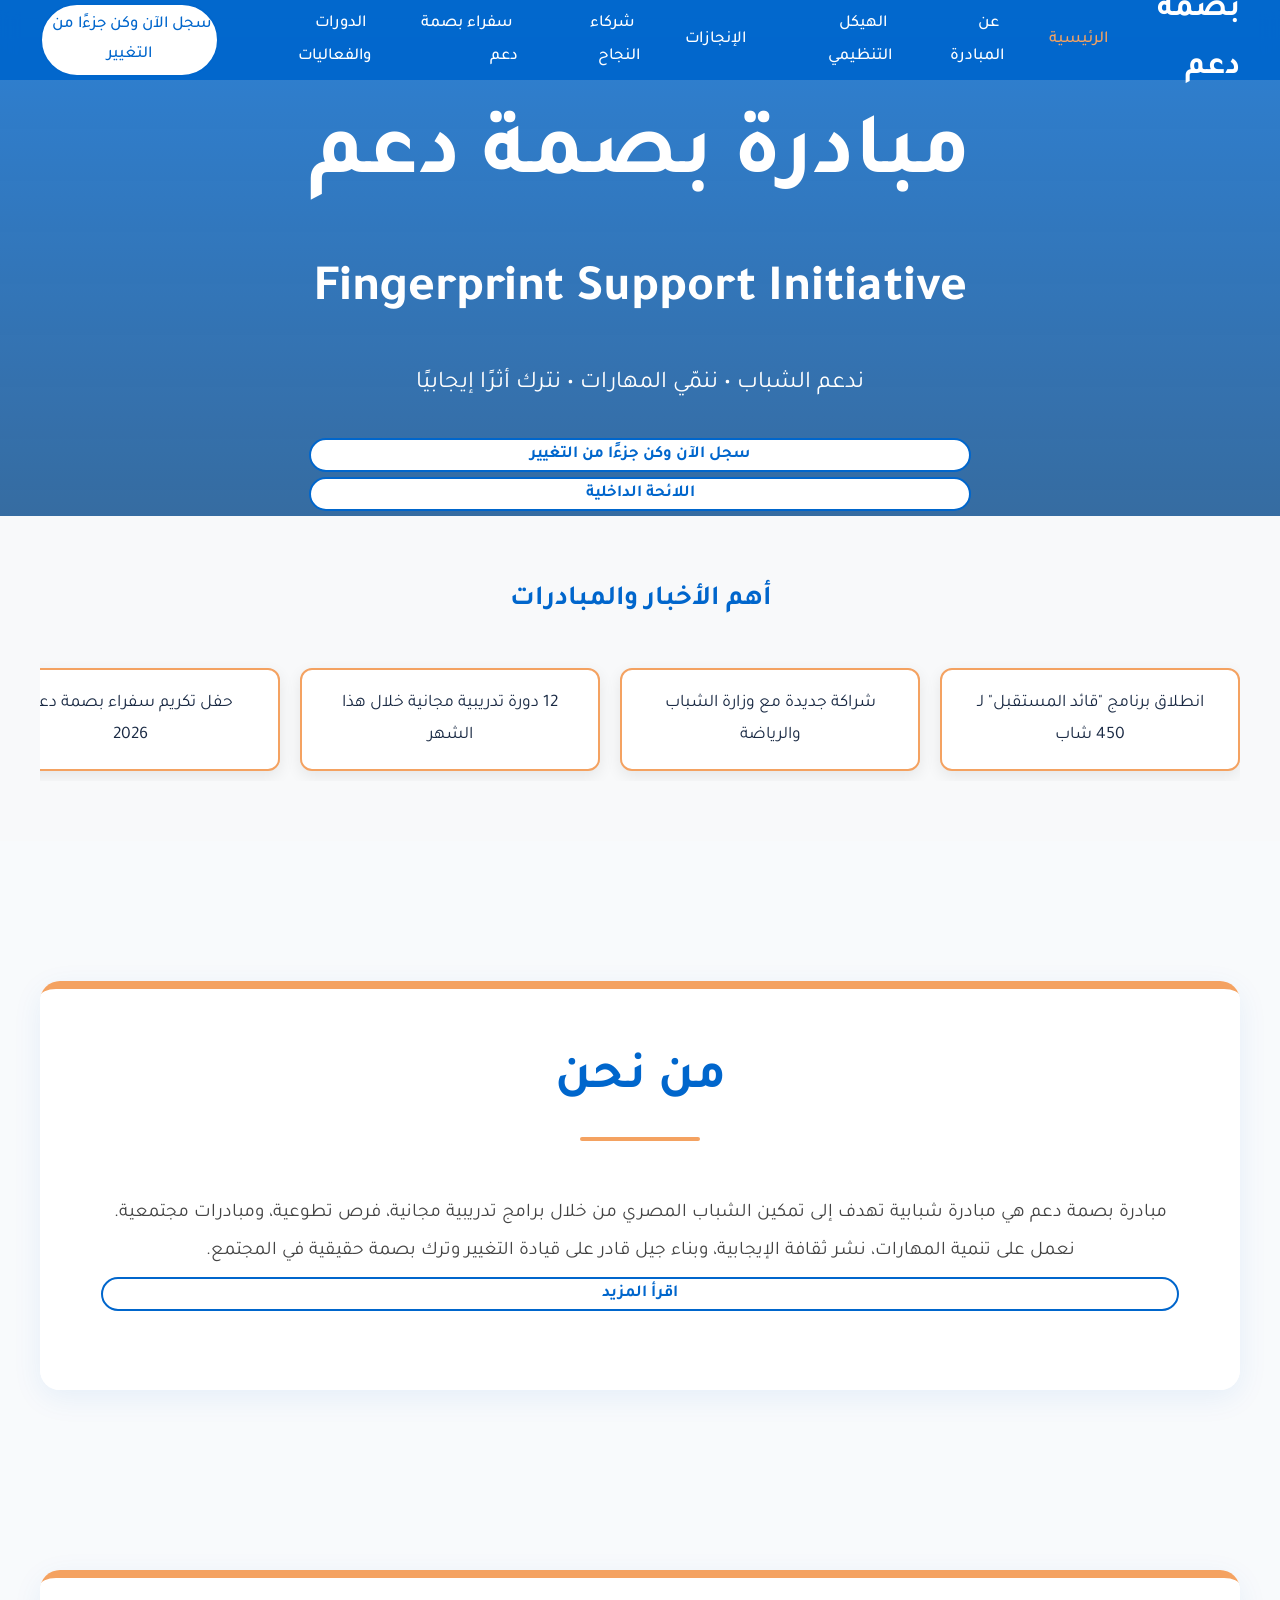
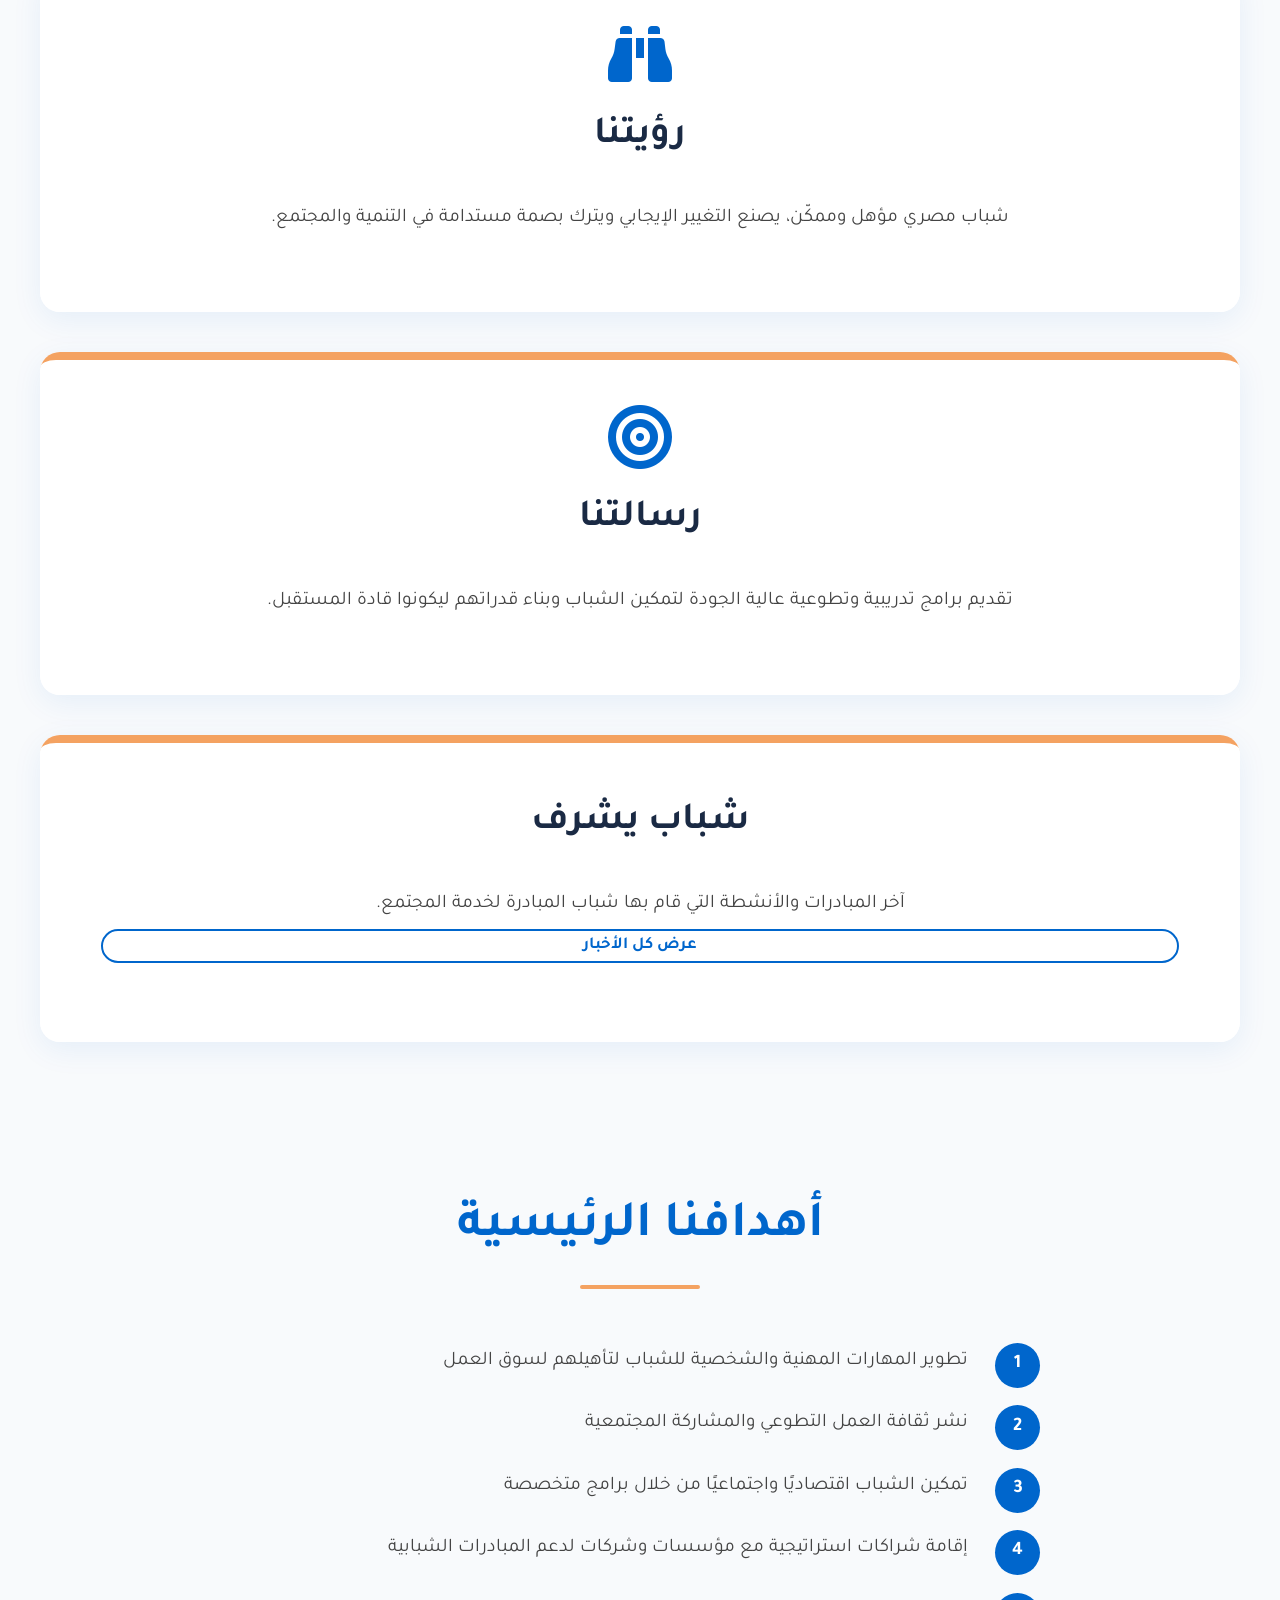
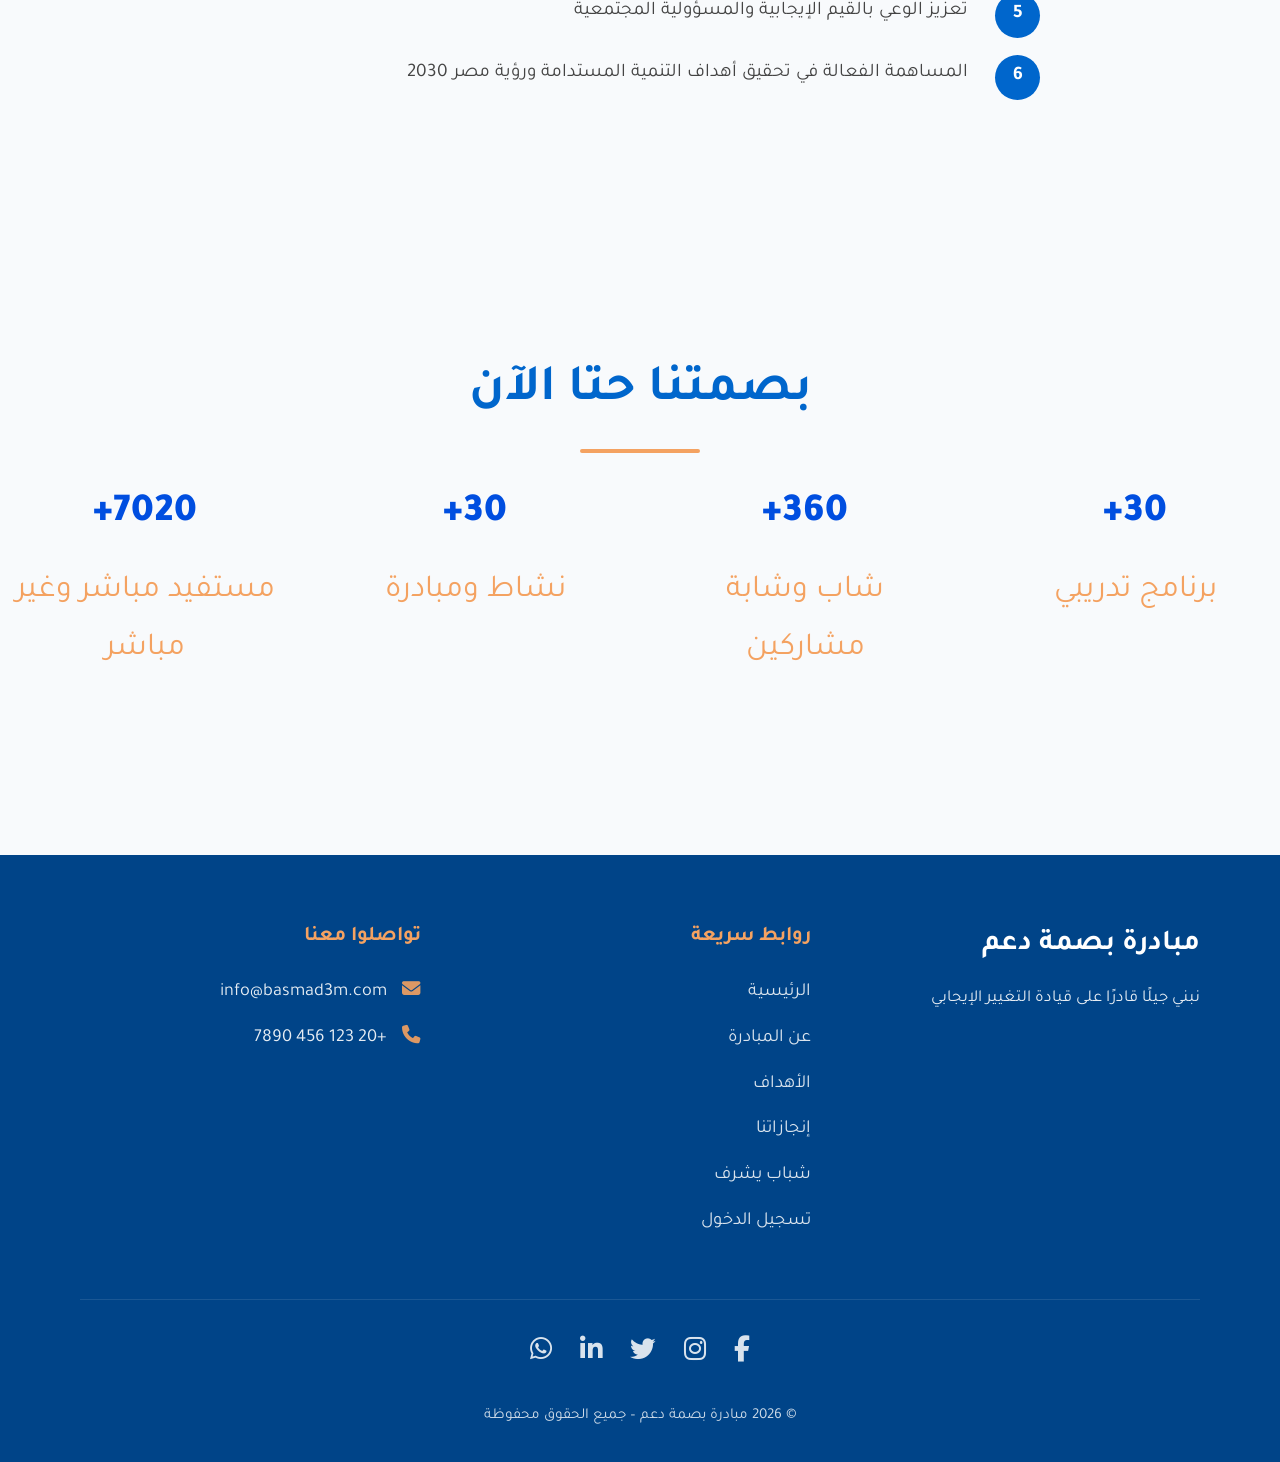
<file: index.html>
<!DOCTYPE html>
<html lang="ar" dir="rtl">
<head>
  <meta charset="UTF-8" />
  <meta name="viewport" content="width=device-width, initial-scale=1.0"/>
  <title>مبادرة بصمة دعم</title>

  <link rel="preconnect" href="https://fonts.googleapis.com">
  <link rel="preconnect" href="https://fonts.gstatic.com" crossorigin>
  <link href="https://fonts.googleapis.com/css2?family=Tajawal:wght@300;400;500;700;900&display=swap" rel="stylesheet">

  <link rel="stylesheet" href="https://cdnjs.cloudflare.com/ajax/libs/font-awesome/6.5.2/css/all.min.css"/>
  <link rel="stylesheet" href="css/style.css">
</head>
<body>

  <!-- Navbar -->
  <nav class="navbar" id="navbar">
    <div class="container nav-container">
      <a href="index.html" class="logo">بصمة دعم</a>

      <ul class="nav-links" id="nav-links">
        <li><a href="index.html" class="active">الرئيسية</a></li>
        <li><a href="about.html">عن المبادرة</a></li>
        <li><a href="structure.html">الهيكل التنظيمي</a></li>
        <li><a href="achievements.html">الإنجازات</a></li>
        <li><a href="partners.html">شركاء النجاح</a></li>
        <li><a href="ambassadors.html">سفراء بصمة دعم</a></li>
        <li><a href="courses.html">الدورات والفعاليات</a></li>
        <li><a href="login.html" class="btn-login">سجل الآن وكن جزءًا من
        التغيير</a></li>
      </ul>
      <div class="hamburger" id="hamburger">
        <span></span><span></span><span></span>
      </div>
    </div>
  </nav>

  <!-- Hero -->
  <header class="hero" id="home">
    <div class="hero-content">
      <h1>مبادرة بصمة دعم</h1>
      <h2>Fingerprint Support Initiative</h2>
      <p>ندعم الشباب • ننمّي المهارات • نترك أثرًا إيجابيًا</p>
      <a href="login.html" class="btn-login">سجل الآن وكن جزءًا من التغيير</a>
      <a href="login.html" class="btn-login">اللائحة الداخلية</a>
    </div>
  </header>

  <main>
	

<!-- أهم الأخبار - اسكرول أفقي يدوي (Manual Scroll) -->
<section class="section manual-scroll-section">
  <div class="container">
    <h2>أهم الأخبار والمبادرات</h2>
    
    <div class="manual-scroll-container">
      <div class="manual-scroll-content">
        <div class="scroll-item">انطلاق برنامج "قائد المستقبل" لـ 450 شاب</div>
        <div class="scroll-item">شراكة جديدة مع وزارة الشباب والرياضة</div>
        <div class="scroll-item">12 دورة تدريبية مجانية خلال هذا الشهر</div>
        <div class="scroll-item">حفل تكريم سفراء بصمة دعم 2026</div>
        <div class="scroll-item">حملة "بصمة خضراء" لزراعة 5000 شجرة</div>
        <div class="scroll-item">ورشة عمل "القيادة الشبابية"</div>
        <div class="scroll-item">مبادرة "بصمة في التعليم"</div>
      </div>
    </div>
  </div>
</section>
    
    <!-- من نحن -->
    <section class="section about-simple fade-in-section" id="about">
      <div class="container">
	          <div class="custom-card">
            <div class="card-header">
            <h2>من نحن</h2>
          <div class="card-body">
            <p>
              مبادرة بصمة دعم هي مبادرة شبابية تهدف إلى تمكين الشباب المصري من خلال برامج تدريبية مجانية، فرص تطوعية، ومبادرات مجتمعية. نعمل على تنمية المهارات، نشر ثقافة الإيجابية، وبناء جيل قادر على قيادة التغيير وترك بصمة حقيقية في المجتمع.
            </p>
             <a href="about.html" class="btn-login">اقرأ المزيد</a>
          </div>
        </div>
      </div>
      </div>
      </div>
      </div>
    </section>

    <!-- الرؤية والرسالة -->
    <section class="section fade-in-section" id="vision">
      <div class="container">
        <div class="grid-2">
          <div class="custom-card">
            <div class="card-header">
              <i class="fas fa-binoculars icon"></i>
              <h3>رؤيتنا</h3>
            <div class="card-body">
              <p>شباب مصري مؤهل وممكّن، يصنع التغيير الإيجابي ويترك بصمة مستدامة في التنمية والمجتمع.</p>
            </div>
            </div>
          </div>

          <div class="custom-card">
            <div class="card-header">
              <i class="fas fa-bullseye icon"></i>
              <h3>رسالتنا</h3>
            <div class="card-body">
              <p>تقديم برامج تدريبية وتطوعية عالية الجودة لتمكين الشباب وبناء قدراتهم ليكونوا قادة المستقبل.</p>
            </div>
            </div>
          </div>
        </div>
      </div>
    </section>
    
    
    <!-- شباب يشرف / الأخبار -->
    <section class="section fade-in-section" id="news">
      <div class="container">
        <div class="custom-card">
          <div class="card-header">
            <h2>شباب يشرف</h2>
          <div class="card-body">
            <p>آخر المبادرات والأنشطة التي قام بها شباب المبادرة لخدمة المجتمع.</p>
            <!-- هنا ممكن تضيف كروت أو قائمة أخبار لاحقًا -->
            <div >
              <a style="text-decoration: none; align-text: center; " href="news.html" class="btn-login">عرض كل الأخبار</a>
            </div>
          </div>
          </div>
        </div>
      </div>
    </section>

    <!-- الأهداف -->
    <section class="section about-simple fade-in-section" id="goals">
      <div class="container">
            <h2>أهدافنا الرئيسية</h2>
          </div>
          <div class="card-body">
            <ol class="goals-list">
              <li>تطوير المهارات المهنية والشخصية للشباب لتأهيلهم لسوق العمل</li>
              <li>نشر ثقافة العمل التطوعي والمشاركة المجتمعية</li>
              <li>تمكين الشباب اقتصاديًا واجتماعيًا من خلال برامج متخصصة</li>
              <li>إقامة شراكات استراتيجية مع مؤسسات وشركات لدعم المبادرات الشبابية</li>
              <li>تعزيز الوعي بالقيم الإيجابية والمسؤولية المجتمعية</li>
              <li>المساهمة الفعالة في تحقيق أهداف التنمية المستدامة ورؤية مصر 2030</li>
            </ol>
          </div>
        </div>
      </div>
    </section>

    <!-- الإحصائيات -->
    <section class="section about-simple fade-in-section stats" id="stats">
      <div class="container">
            <h2>بصمتنا حتا الآن  </h2>
          </div>
            <div class="stats-grid">
              <div class="stat-item">
                <div class="number" data-count="40">0+</div>
                <p class="count">برنامج تدريبي</p>
              </div>
              <div class="stat-item">
                <div class="number" data-count="1800">0+</div>
                <p class="count">شاب وشابة مشاركين</p>
              </div>
              <div class="stat-item">
                <div class="number" data-count="120">0+</div>
                <p class="count">نشاط ومبادرة</p>
              </div>
              <div class="stat-item">
                <div class="number" data-count="35000">0+</div>
                <p class="count">مستفيد مباشر وغير مباشر</p>
              </div>
            </div>
          </div>
        </div>
      </div>
    </section>
  </main>

  <!-- Footer --><footer class="footer">
  <div class="container">
    <div class="footer-top">
      <div class="footer-brand">
        <h3>مبادرة بصمة دعم</h3>
        <p>نبني جيلًا قادرًا على قيادة التغيير الإيجابي</p>
      </div>

      <div class="footer-links">
        <h4>روابط سريعة</h4>
        <ul>
          <li><a href="index.html">الرئيسية</a></li>
          <li><a href="about.html">عن المبادرة</a></li>
          <li><a href="goals.html">الأهداف</a></li>
          <li><a href="stats.html">إنجازاتنا</a></li>
          <li><a href="news.html">شباب يشرف</a></li>
          <li><a href="login.html">تسجيل الدخول</a></li>
        </ul>
      </div>

      <div class="footer-contact">
        <h4>تواصلوا معنا</h4>
        <p><i class="fas fa-envelope"></i> info@basmad3m.com</p>
        <p><i class="fas fa-phone"></i> +20 123 456 7890</p>
      </div>
    </div>

    <div class="footer-bottom">
      <div class="social-icons">
        <a href="#"><i class="fab fa-facebook-f"></i></a>
        <a href="#"><i class="fab fa-instagram"></i></a>
        <a href="#"><i class="fab fa-twitter"></i></a>
        <a href="#"><i class="fab fa-linkedin-in"></i></a>
        <a href="#"><i class="fab fa-whatsapp"></i></a>
      </div>

      <p class="copyright">
        © 2026 مبادرة بصمة دعم – جميع الحقوق محفوظة
      </p>
    </div>
  </div>
</footer>
  <button id="back-to-top" title="العودة للأعلى">↑</button>

  <script src="js/main.js"></script>
</body>
</html>
</file>
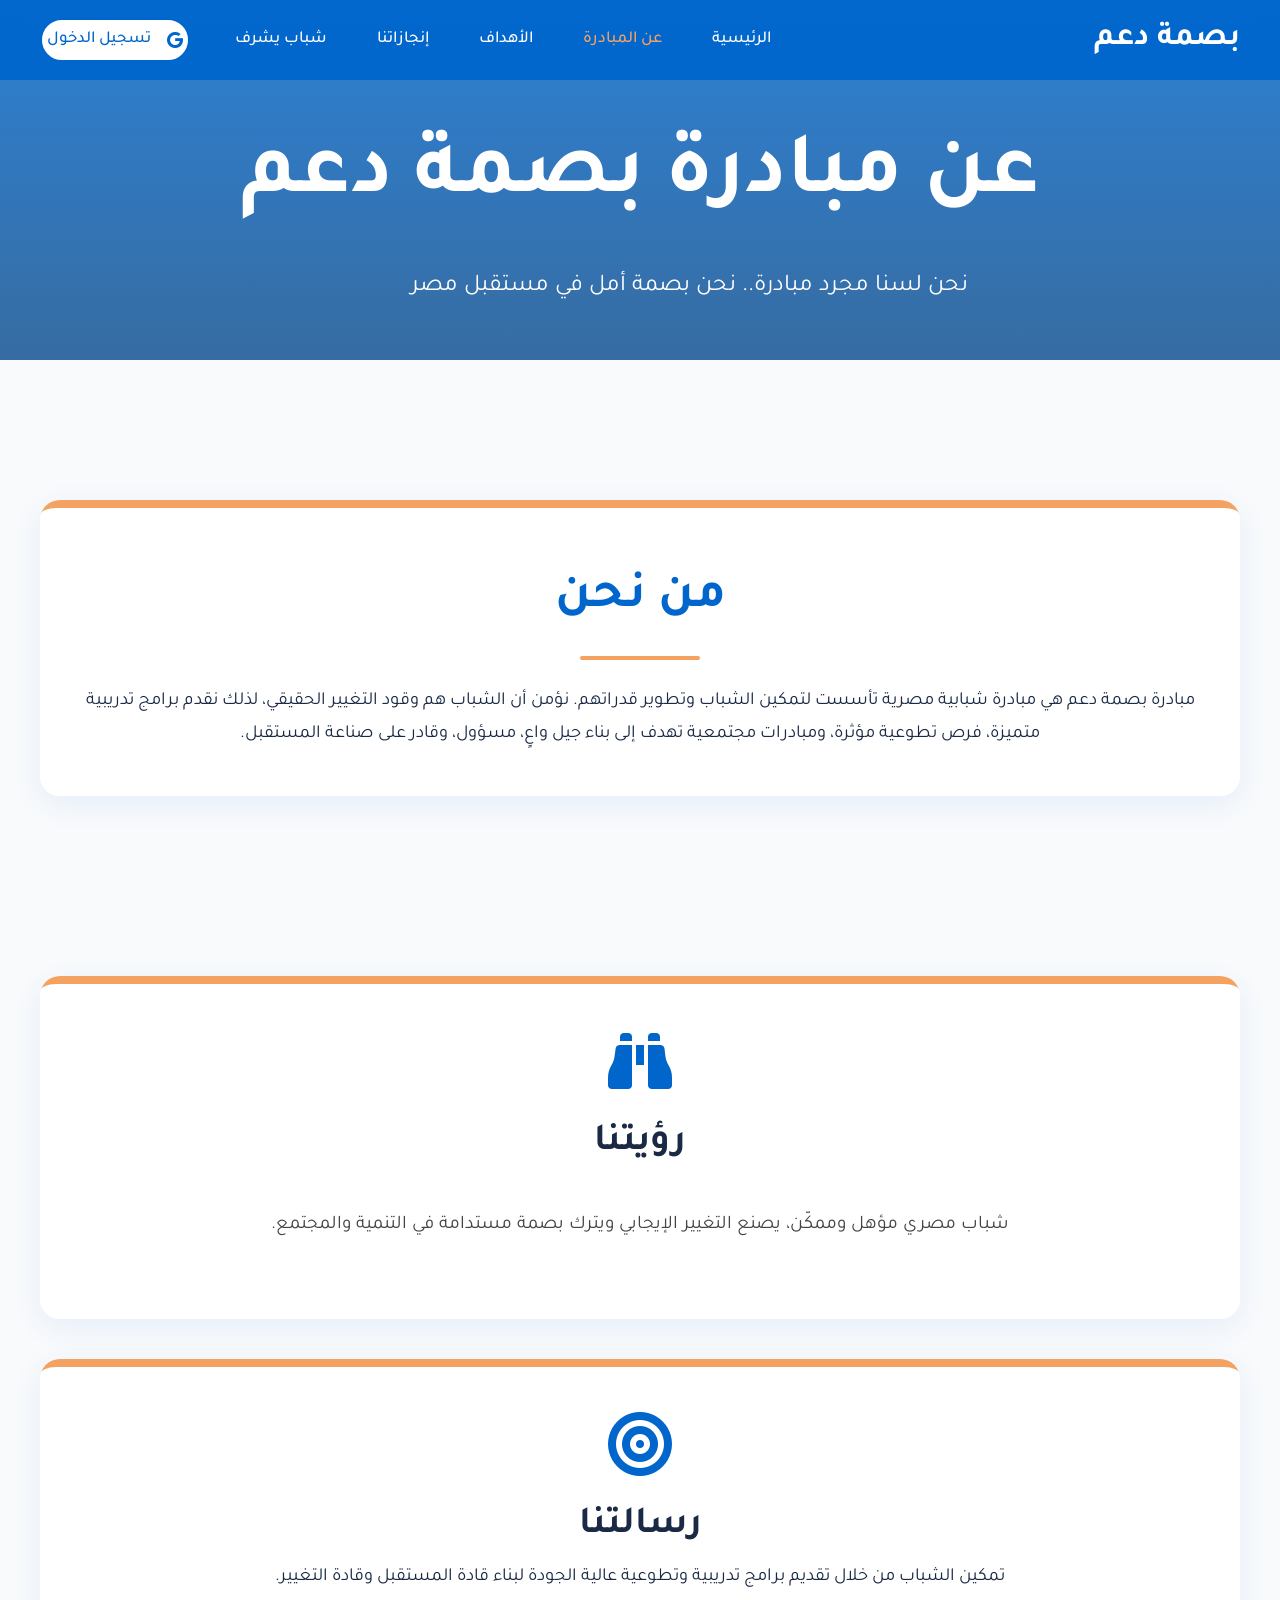
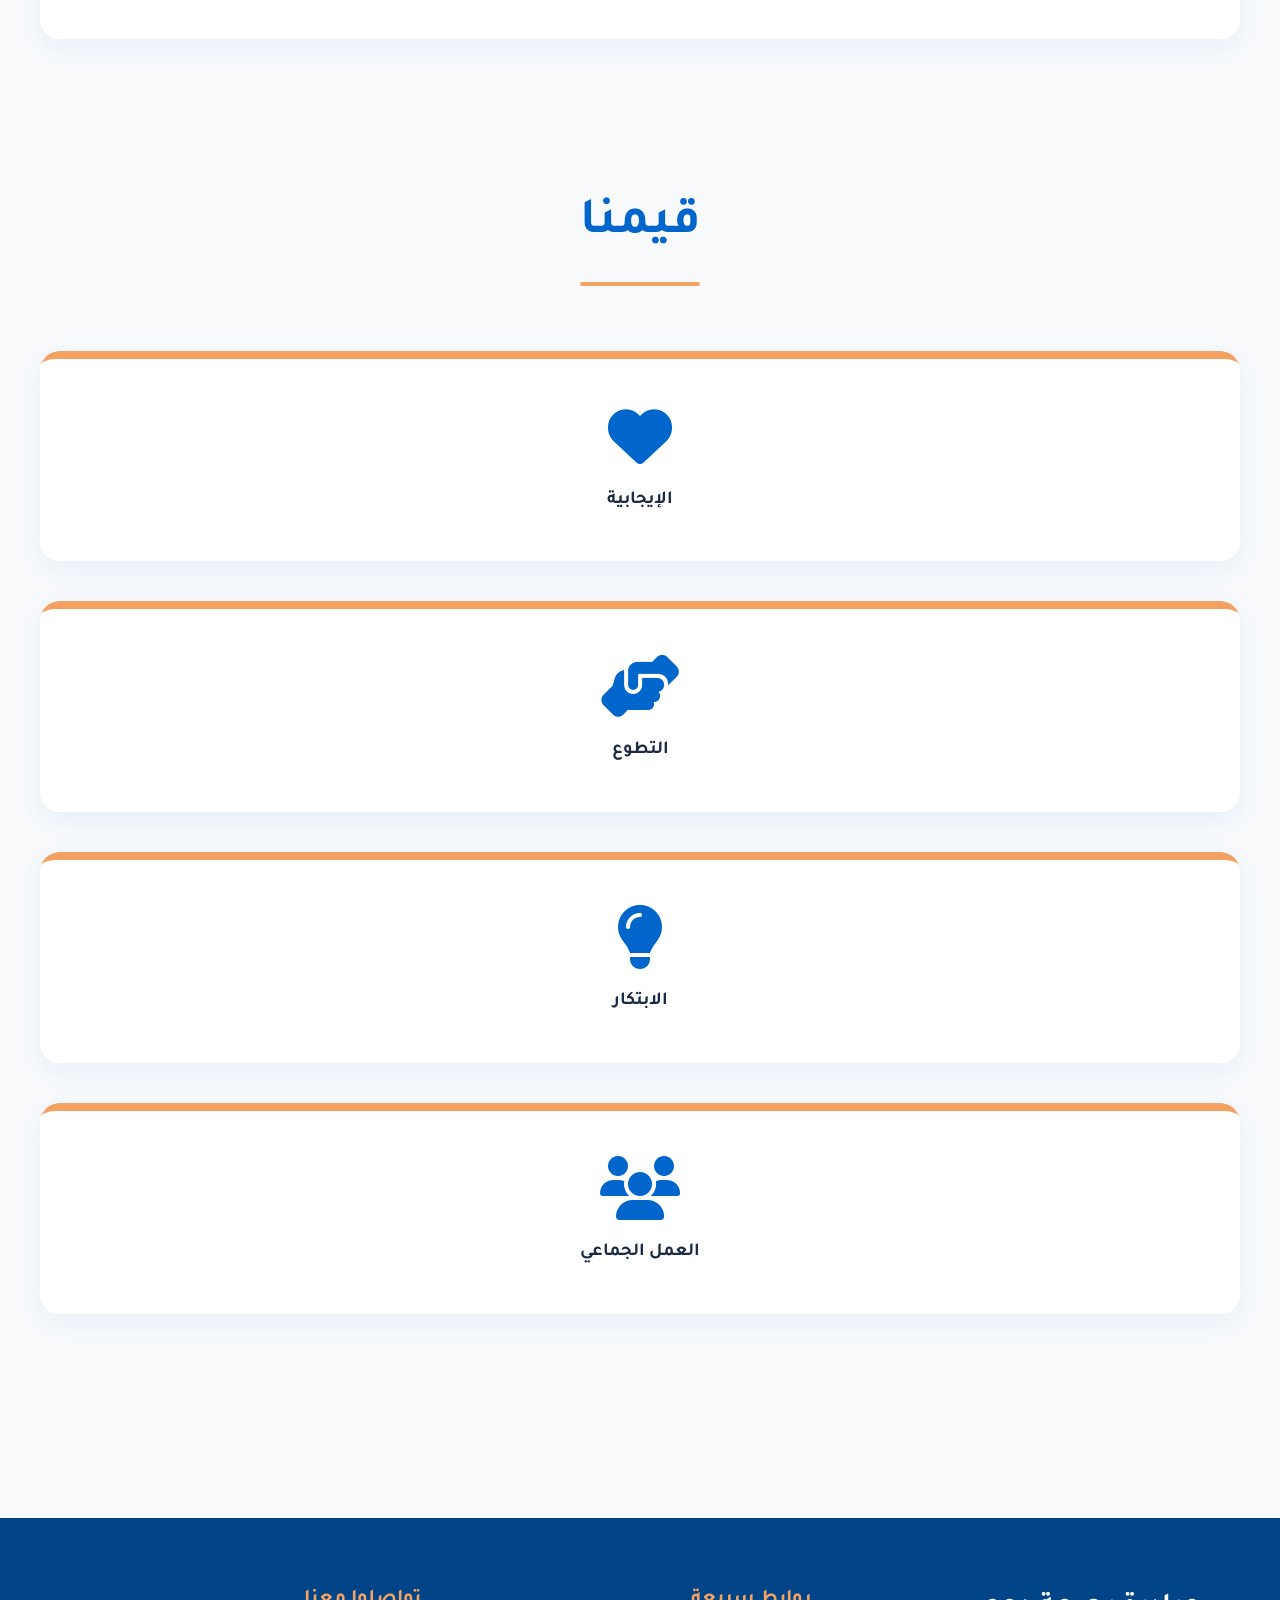
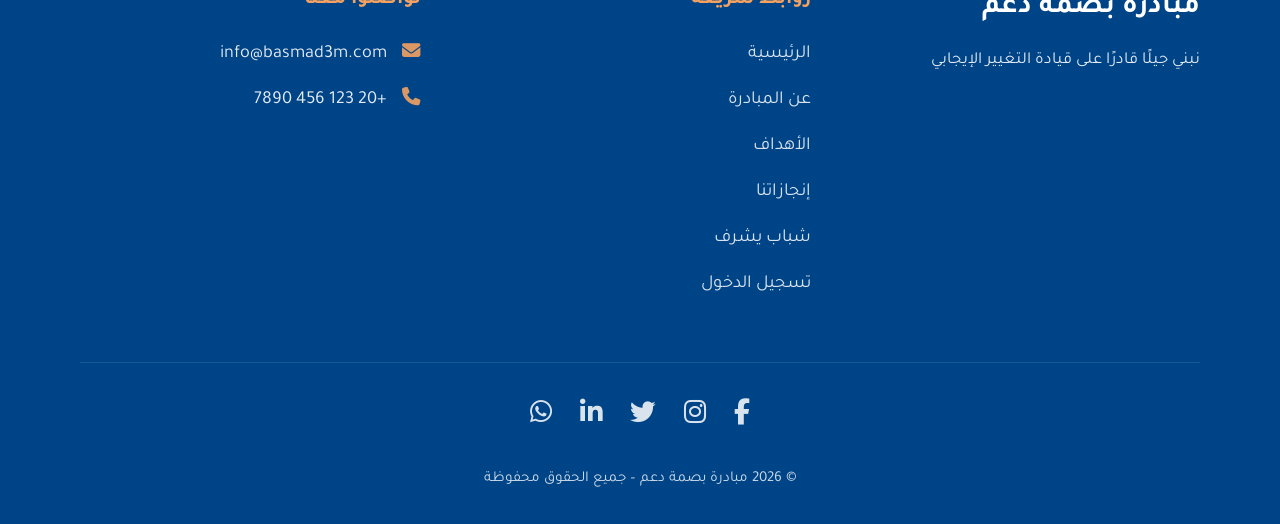
<file: about.html>
<!DOCTYPE html>
<html lang="ar" dir="rtl">
<head>
  <meta charset="UTF-8" />
  <meta name="viewport" content="width=device-width, initial-scale=1.0"/>
  <title>عن مبادرة بصمة دعم</title>

  <link rel="preconnect" href="https://fonts.googleapis.com">
  <link rel="preconnect" href="https://fonts.gstatic.com" crossorigin>
  <link href="https://fonts.googleapis.com/css2?family=Tajawal:wght@300;400;500;700;900&display=swap" rel="stylesheet">

  <link rel="stylesheet" href="https://cdnjs.cloudflare.com/ajax/libs/font-awesome/6.5.2/css/all.min.css"/>
  <link rel="stylesheet" href="css/style.css">
</head>
<body>

  <!-- Navbar -->
  <nav class="navbar" id="navbar">
    <div class="container nav-container">
      <a href="index.html" class="logo">بصمة دعم</a>

      <ul class="nav-links" id="nav-links">
        <li><a href="index.html">الرئيسية</a></li>
        <li><a href="about.html" class="active">عن المبادرة</a></li>
        <li><a href="goals.html">الأهداف</a></li>
        <li><a href="stats.html">إنجازاتنا</a></li>
        <li><a href="news.html">شباب يشرف</a></li>
        <li><a href="login.html" class="btn-login"><i class="fab fa-google"></i> تسجيل الدخول</a></li>
      </ul>

      <div class="hamburger" id="hamburger">
        <span></span><span></span><span></span>
      </div>
    </div>
  </nav>

  <!-- Hero خاص بصفحة About (أكثر فخامة) -->
  <header class="hero about-hero">
    <div class="hero-content">
      <h1>عن مبادرة بصمة دعم</h1>
      <p>نحن لسنا مجرد مبادرة.. نحن بصمة أمل في مستقبل مصر</p>
    </div>
  </header>

  <main>

    <!-- نبذة قوية -->
    <section class="section about-simple fade-in-section">
      <div class="container">
        <div class="custom-card">
          <div class="card-header">
            <h2>من نحن</h2>
            
            <p>
              مبادرة بصمة دعم هي مبادرة شبابية مصرية تأسست لتمكين الشباب وتطوير قدراتهم. 
              نؤمن أن الشباب هم وقود التغيير الحقيقي، لذلك نقدم برامج تدريبية متميزة، فرص تطوعية مؤثرة، 
              ومبادرات مجتمعية تهدف إلى بناء جيل واعٍ، مسؤول، وقادر على صناعة المستقبل.
            </p>
        </div>
        </div>
      </div>
    </section>

    <!-- الرؤية والرسالة (كروت فخمة) -->
    <section class="section fade-in-section">
      <div class="container">
        <div class="grid-2">
          <div class="custom-card">
            <div class="card-header">
              <i class="fas fa-binoculars icon"></i>
              <h3>رؤيتنا</h3>
              <div class="card-body">
              <p>شباب مصري مؤهل وممكّن، يصنع التغيير الإيجابي ويترك بصمة مستدامة في التنمية والمجتمع.</p>
             </div>
            </div>
          </div>

          <div class="custom-card">
            <div class="card-header">
              <i class="fas fa-bullseye icon"></i>
              <h3>رسالتنا</h3>
              <p>تمكين الشباب من خلال تقديم برامج تدريبية وتطوعية عالية الجودة لبناء قادة المستقبل وقادة التغيير.</p>
            </div>
             </div>
              </div>
          </div>
        </div>
      </div>
    </section>

    <!-- قيمنا (تصميم بسيط وجميل) -->
    <section class="section about-simple fade-in-section">
      <div class="container">
        <h2 class="section-title">قيمنا</h2>
        <div class="custom-card">
          <div class="card-header">
            <i class="fas fa-heart icon"></i>
            <h4>الإيجابية</h4>
          </div>
       </div> 
        <div class="custom-card">
          <div class="card-header">
            <i class="fas fa-hands-helping icon"></i>
            <h4>التطوع</h4>
          </div>
        </div>
        <div class="custom-card">
          <div class="card-header">
            <i class="fas fa-lightbulb icon"></i>
            <h4>الابتكار</h4>
          </div>
        </div>
        <div class="custom-card">
          <div class="card-header">
            <i class="fas fa-users icon"></i>
            <h4>العمل الجماعي</h4>
          </div>
          </div>
        </div>
      </div>
    </section>

  </main>

   <!-- Footer --><footer class="footer">
  <div class="container">
    <div class="footer-top">
      <div class="footer-brand">
        <h3>مبادرة بصمة دعم</h3>
        <p>نبني جيلًا قادرًا على قيادة التغيير الإيجابي</p>
      </div>

      <div class="footer-links">
        <h4>روابط سريعة</h4>
        <ul>
          <li><a href="index.html">الرئيسية</a></li>
          <li><a href="about.html">عن المبادرة</a></li>
          <li><a href="goals.html">الأهداف</a></li>
          <li><a href="stats.html">إنجازاتنا</a></li>
          <li><a href="news.html">شباب يشرف</a></li>
          <li><a href="login.html">تسجيل الدخول</a></li>
        </ul>
      </div>

      <div class="footer-contact">
        <h4>تواصلوا معنا</h4>
        <p><i class="fas fa-envelope"></i> info@basmad3m.com</p>
        <p><i class="fas fa-phone"></i> +20 123 456 7890</p>
      </div>
    </div>

    <div class="footer-bottom">
      <div class="social-icons">
        <a href="#"><i class="fab fa-facebook-f"></i></a>
        <a href="#"><i class="fab fa-instagram"></i></a>
        <a href="#"><i class="fab fa-twitter"></i></a>
        <a href="#"><i class="fab fa-linkedin-in"></i></a>
        <a href="#"><i class="fab fa-whatsapp"></i></a>
      </div>

      <p class="copyright">
        © 2026 مبادرة بصمة دعم – جميع الحقوق محفوظة
      </p>
    </div>
  </div>
</footer>
  <button id="back-to-top" title="العودة للأعلى">↑</button>

  <script src="js/main.js"></script>
</body>
</html>
</file>
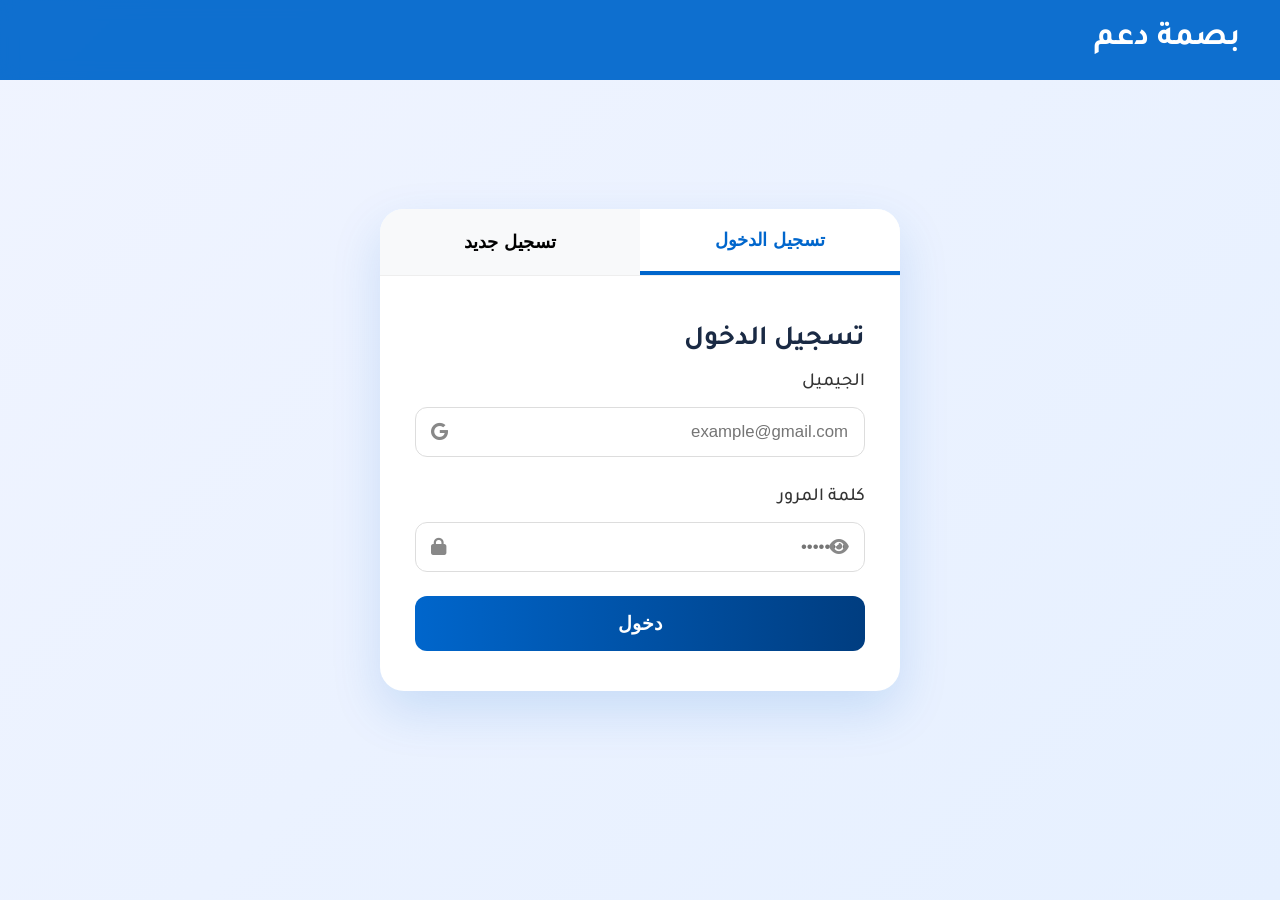
<file: login.html>
<!DOCTYPE html>
<html lang="ar" dir="rtl">
<head>
  <meta charset="UTF-8" />
  <meta name="viewport" content="width=device-width, initial-scale=1.0"/>
  <title>تسجيل الدخول | بصمة دعم</title>

  <link rel="preconnect" href="https://fonts.googleapis.com">
  <link rel="preconnect" href="https://fonts.gstatic.com" crossorigin>
  <link href="https://fonts.googleapis.com/css2?family=Tajawal:wght@300;400;500;700;900&display=swap" rel="stylesheet">

  <link rel="stylesheet" href="https://cdnjs.cloudflare.com/ajax/libs/font-awesome/6.5.2/css/all.min.css"/>
  <link rel="stylesheet" href="css/style.css">
</head>
<body>

  <nav class="navbar" id="navbar">
    <div class="container nav-container">
      <a href="index.html" class="logo">بصمة دعم</a>
    </div>
  </nav>

  <div class="auth-page">
    <div class="auth-container">

      <!-- Tabs -->
      <div class="auth-tabs">
        <button class="tab-btn active" data-tab="login">تسجيل الدخول</button>
        <button class="tab-btn" data-tab="register">تسجيل جديد</button>
      </div>

      <!-- Login -->
      <div id="login" class="auth-form active">
        <h2>تسجيل الدخول</h2>
        <form id="loginForm">
          <div class="form-group">
            <label>الجيميل</label>
            <div class="input-with-icon">
              <i class="fab fa-google"></i>
              <input type="email" id="login-email" placeholder="example@gmail.com" required>
            </div>
          </div>
          <div class="form-group">
            <label>كلمة المرور</label>
            <div class="input-with-icon">
              <i class="fas fa-lock"></i>
              <input type="password" id="login-password" placeholder="••••••••" required>
              <i class="fas fa-eye toggle-password" onclick="togglePassword('login-password')"></i>
            </div>
          </div>
          <button type="submit" class="submit-btn">دخول</button>
        </form>
      </div>

      <!-- Register -->
      <div id="register" class="auth-form">
        <h2>تسجيل حساب جديد</h2>
        <form id="registerForm">

          <div class="form-row">
            <div class="form-group">
              <label>الاسم بالعربي</label>
              <input type="text" id="name-ar" placeholder="الاسم بالعربي" required>
            </div>
            <div class="form-group">
              <label>الاسم بالإنجليزي</label>
              <input type="text" id="name-en" placeholder="Full Name" required>
            </div>
          </div>

          <div class="form-group">
            <label>الجيميل (سيُستخدم لتسجيل الدخول)</label>
            <div class="input-with-icon">
              <i class="fab fa-google"></i>
              <input type="email" id="reg-email" placeholder="example@gmail.com" required>
            </div>
          </div>

          <div class="form-row">
            <div class="form-group">
              <label>تاريخ الميلاد</label>
              <input type="date" id="birth-date" required>
            </div>
            <div class="form-group">
              <label>الرقم القومي</label>
              <input type="text" id="national-id" maxlength="14" placeholder="14 رقم" required>
            </div>
          </div>

          <div class="form-row">
            <div class="form-group">
              <label>المحافظة</label>
              <select id="governorate" required>
                <option value="">اختر المحافظة</option>
                <option value="القاهرة">القاهرة</option>
                <option value="الجيزة">الجيزة</option>
                <option value="الإسكندرية">الإسكندرية</option>
                <option value="الدقهلية">الدقهلية</option>
                <option value="الشرقية">الشرقية</option>
                <!-- أضف باقي المحافظات حسب الحاجة -->
              </select>
            </div>
            <div class="form-group">
              <label>المؤهل</label>
              <select id="qualification" required>
                <option value="">اختر المؤهل</option>
                <option value="ثانوية عامة">ثانوية عامة</option>
                <option value="دبلوم">دبلوم</option>
                <option value="بكالوريوس">بكالوريوس</option>
                <option value="ماجستير">ماجستير</option>
                <option value="دكتوراه">دكتوراه</option>
              </select>
            </div>
          </div>

          <div class="form-group">
            <label>رقم الواتساب</label>
            <input type="tel" id="whatsapp" placeholder="01xxxxxxxxx" required>
          </div>

          <div class="form-group">
            <label>نبذة مختصرة عن سيرتك الذاتية</label>
            <textarea id="bio" rows="3" placeholder="اكتب نبذة مختصرة عن نفسك..."></textarea>
          </div>

          <div class="form-group">
            <label>أنت طالب أم موظف؟</label>
            <div class="radio-group">
              <label><input type="radio" name="status" value="student" required> طالب</label>
              <label><input type="radio" name="status" value="employee"> موظف</label>
            </div>
          </div>

          <div class="form-group">
            <label>كلمة المرور</label>
            <div class="input-with-icon">
              <input type="password" id="reg-password" placeholder="••••••••" required>
            </div>
          </div>

          <div class="form-group">
            <label>تأكيد كلمة المرور</label>
            <div class="input-with-icon">
              <input type="password" id="reg-confirm-password" placeholder="••••••••" required>
            </div>
          </div>

          <button type="submit" class="submit-btn">تسجيل حساب جديد</button>
        </form>
      </div>

    </div>
  </div>

  <script src="js/main.js"></script>
  <script>
    // تبديل التبويبين
    document.querySelectorAll('.tab-btn').forEach(tab => {
      tab.addEventListener('click', () => {
        document.querySelectorAll('.tab-btn').forEach(t => t.classList.remove('active'));
        tab.classList.add('active');
        document.querySelectorAll('.auth-form').forEach(f => f.classList.remove('active'));
        document.getElementById(tab.dataset.tab).classList.add('active');
      });
    });

    function togglePassword(id) {
      const input = document.getElementById(id);
      const icon = input.parentElement.querySelector('.toggle-password');
      if (input.type === "password") {
        input.type = "text";
        icon.classList.replace('fa-eye', 'fa-eye-slash');
      } else {
        input.type = "password";
        icon.classList.replace('fa-eye-slash', 'fa-eye');
      }
    }

    // JavaScript validation & save
    document.getElementById('registerForm').addEventListener('submit', function(e) {
      e.preventDefault();
      if (document.getElementById('reg-password').value !== document.getElementById('reg-confirm-password').value) {
        alert('كلمة المرور وتأكيدها غير متطابقين');
        return;
      }
      alert('✅ تم التسجيل بنجاح!\nيمكنك الآن تسجيل الدخول بالجيميل الذي سجلت به.');
      document.querySelector('[data-tab="login"]').click();
    });
  </script>
</body>
</html>
</file>
<file: css/style.css>
/* ==============================================
   Root Variables
   ============================================== */
:root {
  --primary: #0066CC;
  --primary-dark: #004488;
  --accent: #F4A261;
  --text-dark: #1A2A44;
  --bg-light: #F8FAFC;
  --shadow: 0 8px 30px rgba(0, 102, 204, 0.08);
  --transition: all 0.4s ease;
}

/* ==============================================
   Global Reset & Base Styles (لكل الأجهزة - Mobile First)
   ============================================== */
* {
  margin: 0;
  padding: 0;
  box-sizing: border-box;
}

body {
  font-family: 'Tajawal', sans-serif;
  background: var(--bg-light);
  color: var(--text-dark);
  line-height: 1.8;
  font-size: clamp(1.05rem, 3.2vw, 1.15rem);
}

.container {
  max-width: 1350px;
  margin: 0 auto;
  padding: 0 25px;
}

/* ==============================================
   Navbar (الستايل الأساسي للموبايل والتابلت الصغير)
   ============================================== */
.navbar {
  position: fixed;
  top: 0;
  left: 0;
  width: 100%;
  background: rgba(0, 102, 204, 0.94);
  backdrop-filter: blur(8px);
  z-index: 1000;
  transition: var(--transition);
}

.navbar.scrolled {
  background: var(--primary-dark);
  box-shadow: 0 4px 15px rgba(0,0,0,0.15);
}

.nav-container {
  display: flex;
  justify-content: space-between;
  align-items: center;
  height: 80px;
}

.logo {
  color: white;
  font-size: 1.8rem;
  font-weight: 700;
  text-decoration: none;
}

.nav-links {
  display: flex;
  list-style: none;
  gap: 2rem;
  align-items: center;
  
}

.nav-links a {
  padding: 5px;
  color: white;
  text-decoration: none;
  font-weight: 500;
  transition: var(--transition);
  flex: none;
}

.nav-links a:hover,
.nav-links a.active {
  color: var(--accent);
}

.btn-login {
  background: white;
  place-content: center;
  color: var(--primary) !important;
  padding: 10px 10px 10px 10px ;
  border-radius: 50px;
  font-weight: 600;
  align-items: center;
  display: flex;
  gap: 1rem;
  border: 2px solid var(--primary);
  margin-bottom: 5px;
  margin-top: 5px;
  text-decoration: none;
  text-align-last: center;
  
}

.btn-login:hover {
  background: var(--primary);
  color: white !important;
  border-color: white;
}

/* Hamburger Menu (يظهر فقط على الشاشات الصغيرة) */
.hamburger {
  display: none;
  flex-direction: column;
  gap: 6px;
  cursor: pointer;
  z-index: 1001;
}

.hamburger span {
  width: 28px;
  height: 3px;
  background: white;
  border-radius: 3px;
  transition: all 0.4s ease;
}

.hamburger.active span:nth-child(1) {
  transform: rotate(45deg) translate(6px, 6px);
}

.hamburger.active span:nth-child(2) {
  opacity: 0;
}

.hamburger.active span:nth-child(3) {
  transform: rotate(-45deg) translate(7px, -7px);
}

/* ==============================================
   Mobile Menu (تحت 992px فقط)
   ============================================== */
@media (max-width: 992px) {
  .hamburger {
    display: flex;
  }

  .nav-links {
    position: absolute;
    top: 100%;
    left: 0;
    width: 100%;
    background: var(--primary-dark);
    flex-direction: column;
    align-items: center;
    gap: 2rem;
    padding: 2.5rem 0;
    transform: translateY(-120%);
    transition: transform 0.5s cubic-bezier(0.4, 0, 0.2, 1);
    box-shadow: 0 10px 20px rgba(0,0,0,0.2);
    z-index: 999;
  }

  .nav-links.active {
    transform: translateY(0);
  }

  .nav-links a {
    font-size: 1.2rem;
    padding: 10px 0;
  }
}

/* ==============================================
   Desktop & Large Tablet (من 993px فأكثر)
   ============================================== */
@media (min-width: 992px) {
  .hamburger {
    display: none !important;
  }

  .nav-links {
    position: static;
    transform: none !important;
    background: transparent;
    flex-direction: row;
    padding: 0;
    box-shadow: none;
  }
}


/* ==============================================
   Hero Section - Fixed Mobile Problem
   ============================================== */
.hero {
  background: linear-gradient(rgba(0, 102, 204, 0.82), rgba(0, 68, 136, 0.78)),
              url('https://images.unsplash.com/photo-1522202176988-66273c2b033f?auto=format&fit=crop&q=80') center/cover;
  color: white;
  display: flex;
  flex-direction: column;
  justify-content: center;
  align-items: center;
  text-align: center;
  padding: 0 20px;
}

/* ================== موبايل (الفون) ================== */
@media (max-width: 992px) {
  .hero {
    min-height: 70vh;           /* مش 100vh عشان ما ياخدش الشاشة كلها */
    padding-top: 80px;          /* مسافة تحت الـ navbar */
  }
}

/* ================== تابلت وديسكتوب ================== */
@media (min-width: 993px) {
  .hero {
    min-height: 40vh;           /* أقصر على الشاشات الكبيرة */
    padding-top: 80px;
  }
}

/* شاشات كبيرة جدًا */
@media (min-width: 1400px) {
  .hero {
    min-height: 35vh;
  }
}




.hero-content h1 {
  font-size: clamp(3rem, 8vw, 5.5rem);
  margin-bottom: 0.5rem;
}

.hero-content h2 {
  font-size: clamp(1.8rem, 5vw, 3.2rem);
  margin-bottom: 1.5rem;
}

.hero-content p {
  font-size: clamp(1.2rem, 4vw, 1.5rem);
  max-width: 700px;
  margin-bottom: 2rem;
}

/* ==============================================
   Custom Cards
   ============================================== */
.custom-card {
  display: grid;
  grid-template-columns: repeat(auto-fit, minmax(220px, 1fr));
  gap: 2.5rem;
  background: white;
  border-radius: 20px;
  overflow: hidden;
  box-shadow: var(--shadow);
  margin: 2.5rem 0;
  transition: var(--transition);
}

.custom-card:hover {
  transform: translateY(-10px);
  box-shadow: 0 20px 60px rgba(244, 162, 97, 0.2);
}

.card-header {
  background: white;
  padding: 2.8rem 2rem;
  border-radius: 16px;
  transition: var(--transition);
  text-align: center;
  border-top: 8px solid var(--accent);
  border-top-style: flex;
}

.card-header h2, .card-header h3 {
  margin: 0;
  font-size: clamp(1.8rem, 4vw, 2.4rem);
}

.card-header .icon {
  font-size: 4rem;
  color: var(--primary);
  margin-bottom: 1rem;
}

.card-body {
  padding: 1.8rem;
  text-align: center;
}

.card-body p, .card-body ol {
  font-size: 1.2rem;
  line-height: 2;
  color: #444;
}

.news-scroll {
	text-align:center;
	font-size: clamp(1rem, 3vw, 1.8rem);
  color: #444;
  color: var(--text-dark);
  margin-bottom: 2rem;
  font-style: bold;
	
}
/* قسم من نحن - تصميم بسيط جدًا */
.about-simple {
  text-align: center;
  padding: 100px 0;
}

.about-simple h2 {
  font-size: clamp(2.4rem, 6vw, 3.2rem);
  margin-bottom: 2.5rem;
  color: var(--primary);
  position: relative;
  display: inline-block;
}

.about-simple h2::after {
  content: '';
  position: absolute;
  width: 120px;
  height: 4px;
  background: var(--accent);
  bottom: -15px;
  left: 50%;
  transform: translateX(-50%);
  border-radius: 2px;
}

.about-text {
  max-width: 800px;
  margin: 0 auto;
  font-size: clamp(1.15rem, 3.5vw, 1.35rem);
  line-height: 2.1;
  color: #444;
  padding: 0 15px;
}

/* Goals List inside card */
.goals-list {
  list-style: none;
  counter-reset: goal;
  text-align: right;
  max-width: 800px;
  margin: 0 auto;
}

.goals-list li {
  counter-increment: goal;
  margin-bottom: 1.5rem;
  padding-right: 4.5rem;
  position: relative;
}

.goals-list li::before {
  content: counter(goal);
  position: absolute;
  right: 0;
  top: 0;
  background: var(--primary);
  color: white;
  width: 45px;
  height: 45px;
  border-radius: 50%;
  display: flex;
  align-items: center;
  justify-content: center;
  font-weight: bold;
}
  
/* ==============================================
   Fade-in Animation
   ============================================== */
.fade-in-section {
  opacity: 0;
  transform: translateY(50px);
  transition: opacity 0.9s ease, transform 0.9s ease;
}

.fade-in-section.visible {
  opacity: 1;
  transform: translateY(0);
}

/* ==============================================
   Footer
   ============================================== */
.footer {
  background: var(--primary-dark);
  color: white;
  padding: 4rem 0 2rem;
  margin-top: 4rem;
  align-items: center;
}

.footer .container {
  max-width: 1200px;
}

.footer-top {
  display: grid;
  grid-template-columns: repeat(auto-fit, minmax(250px, 1fr));
  gap: 3rem;
  margin-bottom: 3rem;
}

.footer-brand h3 {
  font-size: 1.8rem;
  margin-bottom: 0.8rem;
}

.footer-brand p {
  opacity: 0.9;
  font-size: 1.05rem;
}

.footer-links h4,
.footer-contact h4 {
  font-size: 1.3rem;
  margin-bottom: 1.2rem;
  color: var(--accent);
}

.footer-links ul {
  list-style: none;
}

.footer-links li {
  margin-bottom: 0.8rem;
}

.footer-links a {
  color: white;
  text-decoration: none;
  opacity: 0.85;
  transition: var(--transition);
}

.footer-links a:hover {
  opacity: 1;
  color: var(--accent);
  padding-right: 8px;
}

.footer-contact p {
  margin-bottom: 0.8rem;
  opacity: 0.9;
}

.footer-contact i {
  margin-left: 10px;
  color: var(--accent);
  width: 20px;
  text-align: center;
}

.footer-bottom {
  border-top: 1px solid rgba(255,255,255,0.1);
  padding-top: 2rem;
  text-align: center;
}

.social-icons {
  margin-bottom: 1.5rem;
}

.social-icons a {
  color: white;
  font-size: 1.6rem;
  margin: 0 12px;
  transition: var(--transition);
  opacity: 0.85;
}

.social-icons a:hover {
  opacity: 1;
  color: var(--accent);
  transform: translateY(-4px);
}

.copyright {
  font-size: 0.95rem;
  opacity: 0.8;
}

.stats-grid {
  display: grid;
  grid-template-columns: repeat(auto-fit, minmax(220px, 1fr));
  gap: 2.5rem;
  text-align: center;
}

.stat-item .number {
  font-size: 2.5rem;
  font-weight: 900;
  color: #004ee0;
  margin-bottom: 0.8rem;
}

.count {
  font-size: 2rem;
  font-weight: 400;
  font-style: bold;
  color: var(--accent);
  margin: .8rem;
}

/* ==============================================
   Extra Responsive Tweaks (اختياري - للشاشات المتوسطة)
   ============================================== */
@media (min-width: 768px) and (max-width: 992px) {
  .container { padding: 40px 40px; }
  .nav-links { gap: 1.5rem; }
}

@media (min-width: 993px) {
  .container { padding: 0 40px; }
  .nav-links { gap: 2.5rem; }
}

/* تعديل حجم خط الـ navbar على الشاشات الكبيرة */
@media (min-width: 768px) {
  .nav-links a {
    font-size: 1.05rem; /* حجم أصغر وأنيق على الديسكتوب */
    font-weight: 500;
  }

  .btn-login {
    font-size: 1.05rem;
    padding: 0px;
    
    /* شوية توسيع للزر عشان يبقى متوازن */
  }

  .logo {
    font-size: 2rem; /* اللوجو يبقى أكبر شوية عشان الشاشة الكبيرة */
  }
}

/* شاشات متوسطة (لاب توب صغير) - حجم وسط */
@media (min-width: 768px) and (max-width: 1028px) {
  .nav-links a {
    font-size: 1.05rem;
  }

  .btn-login {
    font-size: 1.05rem;
    padding: 12px 28px;
  }

  .logo {
    font-size: 1.9rem;
  }
}

/* Back to Top Button */
#back-to-top {
  position: fixed;
  bottom: 30px;
  left: 30px;
  width: 55px;
  height: 55px;
  background: var(--primary);
  color: white;
  border: none;
  border-radius: 50%;
  font-size: 1.8rem;
  font-weight: bold;
  cursor: pointer;
  display: none;
  box-shadow: 0 6px 20px rgba(0, 102, 204, 0.3);
  transition: all 0.3s ease;
  z-index: 9999;
  opacity: 0;
  transform: scale(0.8);
}

#back-to-top.visible {
  display: block;
  opacity: 1;
  transform: scale(1);
}

#back-to-top:hover {
  background: var(--primary-dark);
  transform: scale(1.1) translateY(-5px);
}


.value-item {
  color: var(--accent);
  size: 1rem;
}

/* Manual Horizontal Scroll */
.manual-scroll-section {
  padding: 60px 0;
  background: #f8f9fa;
}

.manual-scroll-section h2 {
  text-align: center;
  margin-bottom: 2rem;
  color: var(--primary);
}

.manual-scroll-container {
  overflow-x: auto;
  overflow-y: hidden;
  white-space: nowrap;
  padding: 10px 0;
  scrollbar-width: thin;
  scrollbar-color: var(--accent) #f0f0f0;
}

.manual-scroll-container::-webkit-scrollbar {
  height: 8px;
}

.manual-scroll-container::-webkit-scrollbar-thumb {
  background: var(--accent);
  border-radius: 10px;
}

.manual-scroll-content {
  display: inline-flex;
  gap: 20px;
}

.scroll-item {
  background: white;
  padding: 18px 30px;
  border-radius: 12px;
  box-shadow: 0 5px 15px rgba(0,0,0,0.08);
  font-size: 1.1rem;
  min-width: 300px;
  text-align: center;
  border: 2px solid var(--accent);
  display: inline-block;
  white-space: normal;
}

/* Responsive */
@media (max-width: 768px) {
  .scroll-item {
    min-width: 260px;
    padding: 15px 25px;
    font-size: 1rem;
  }
}


/* صفحة تسجيل الدخول والتسجيل - تصميم مودرن محسن */
.auth-page {
  min-height: 100vh;
  background: linear-gradient(135deg, #f0f4ff 0%, #e6f0ff 100%);
  display: flex;
  align-items: center;
  justify-content: center;
  padding: 40px 20px;
}

.auth-container {
  width: 100%;
  max-width: 520px;
  background: white;
  border-radius: 24px;
  box-shadow: 0 20px 50px rgba(0, 102, 204, 0.15);
  overflow: hidden;
}

.auth-tabs {
  display: flex;
  background: #f8f9fa;
  border-bottom: 1px solid #eee;
}

.tab-btn {
  flex: 1;
  padding: 20px;
  border: none;
  background: none;
  font-size: 1.15rem;
  font-weight: 600;
  cursor: pointer;
  transition: all 0.3s;
}

.tab-btn.active {
  background: white;
  color: var(--primary);
  border-bottom: 4px solid var(--primary);
}

.auth-form {
  display: none;
  padding: 40px 35px;
}

.auth-form.active { display: block; }

.form-group {
  margin-bottom: 24px;
}

.form-group label {
  display: block;
  margin-bottom: 8px;
  font-weight: 500;
  color: #333;
}

.input-with-icon {
  position: relative;
}

.input-with-icon i {
  position: absolute;
  left: 16px;
  top: 50%;
  transform: translateY(-50%);
  color: #888;
  font-size: 1.1rem;
}

.input-with-icon input {
  width: 100%;
  padding: 14px 16px 14px 50px;
  border: 1px solid #ddd;
  border-radius: 12px;
  font-size: 1.05rem;
  transition: border 0.3s;
}

.input-with-icon input:focus {
  border-color: var(--primary);
  outline: none;
}

.toggle-password {
  position: absolute;
  left: auto;
  right: 16px;
  cursor: pointer;
  color: #666;
}

.form-row {
  display: grid;
  grid-template-columns: 1fr 1fr;
  gap: 18px;
}

.radio-group {
  display: flex;
  gap: 30px;
  margin-top: 10px;
}

.submit-btn {
  width: 100%;
  background: linear-gradient(90deg, var(--primary), #003d80);
  color: white;
  padding: 16px;
  border: none;
  border-radius: 12px;
  font-size: 1.2rem;
  font-weight: 600;
  cursor: pointer;
  transition: all 0.3s;
}

.submit-btn:hover {
  transform: translateY(-3px);
  box-shadow: 0 10px 25px rgba(0, 102, 204, 0.3);
}

.google-btn {
  width: 100%;
  background: #fff;
  color: #333;
  border: 2px solid #ddd;
  padding: 15px;
  border-radius: 12px;
  font-size: 1.1rem;
  display: flex;
  align-items: center;
  justify-content: center;
  gap: 12px;
  margin-top: 15px;
  transition: all 0.3s;
}

.google-btn:hover {
  border-color: var(--accent);
  background: #f8f9fa;
}

.or-divider {
  margin: 25px 0;
  text-align: center;
  position: relative;
}

.or-divider span {
  background: white;
  padding: 0 25px;
  color: #888;
  font-size: 1rem;
}

.or-divider::before {
  content: '';
  position: absolute;
  top: 50%;
  left: 0;
  right: 0;
  height: 1px;
  background: #ddd;
  z-index: -1;
}
</file>
